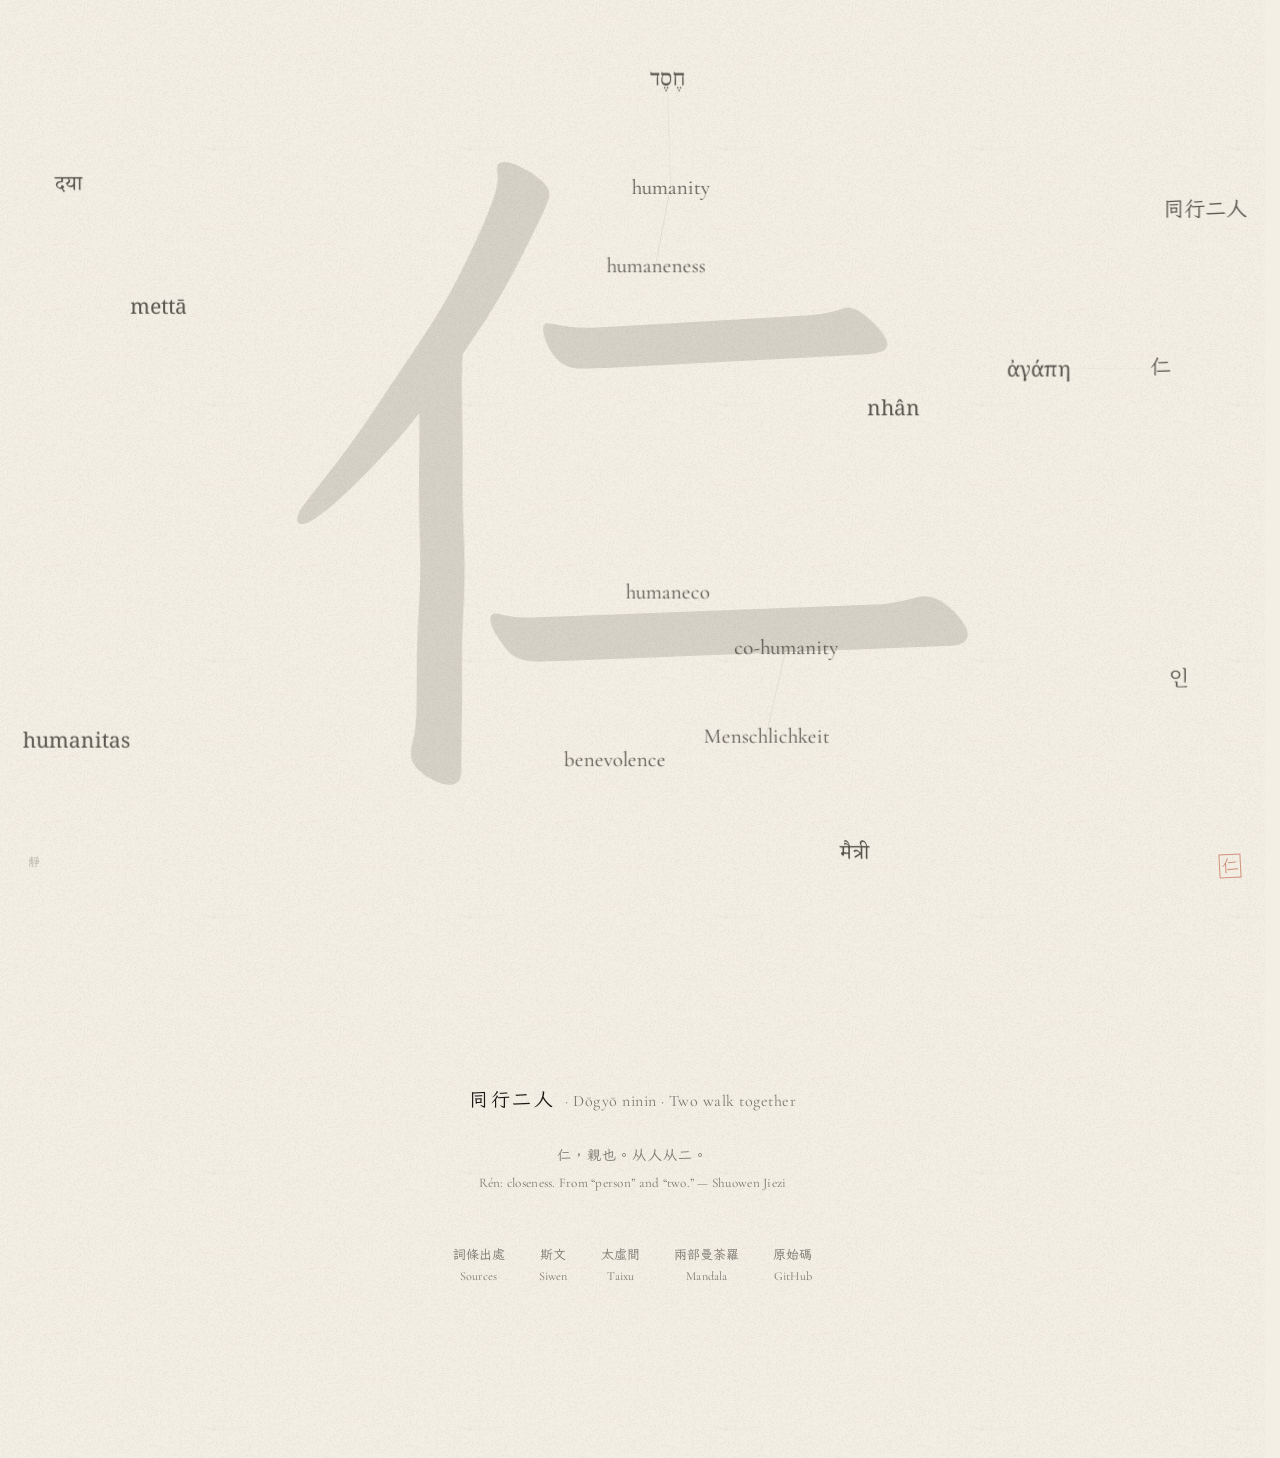
<file: index.html>
<!doctype html>
<html lang="zh-Hant">
<head>
  <meta charset="utf-8">
  <meta name="viewport" content="width=device-width, initial-scale=1, viewport-fit=cover">
  <title>仁 · 二人 — oneness.ren</title>
  <meta name="description" content="仁在兩人之間。同行二人，諸語相遇，各自保有其聲。Rén lives between two. Many languages, each with its own voice. Two walk together.">
  <meta name="theme-color" content="#f4efe4" media="(prefers-color-scheme: light)">
  <meta name="theme-color" content="#0e0d0b" media="(prefers-color-scheme: dark)">
  <link rel="canonical" href="https://oneness.ren/">
  <meta property="og:type" content="website">
  <meta property="og:locale" content="zh_TW">
  <meta property="og:title" content="仁 · 二人 — oneness.ren">
  <meta property="og:description" content="仁在兩人之間。同行二人。Rén lives between two. Two walk together.">
  <meta property="og:url" content="https://oneness.ren/">
  <meta property="og:image" content="https://oneness.ren/assets/og.png">
  <meta property="og:image:width" content="1200">
  <meta property="og:image:height" content="630">
  <meta property="og:image:alt" content="沉在紙下的仁 · Rén beneath the paper">
  <meta name="twitter:card" content="summary_large_image">
  <meta name="twitter:title" content="仁 · 二人 — oneness.ren">
  <meta name="twitter:description" content="仁在兩人之間。同行二人。Rén lives between two. Two walk together.">
  <meta name="twitter:image" content="https://oneness.ren/assets/og.png">
  <link rel="icon" href="data:image/svg+xml,%3Csvg xmlns='http://www.w3.org/2000/svg' viewBox='0 0 48 48'%3E%3Crect x='2' y='2' width='44' height='44' rx='1' fill='%23b8472a'/%3E%3Ctext x='24' y='35' text-anchor='middle' font-size='35' font-family='serif' fill='%23f4efe4'%3E仁%3C/text%3E%3C/svg%3E">
  <link rel="preconnect" href="https://fonts.googleapis.com">
  <link rel="preconnect" href="https://fonts.gstatic.com" crossorigin>
  <link rel="stylesheet" href="css/style.css">
  <script type="module" src="js/main.js"></script>
</head>
<body data-page="home">
  <section class="sr-only entry-access" aria-label="詞條 · Entries">
    <h2>詞條 · <span lang="en">Entries</span></h2>
    <ul id="entry-list"></ul>
  </section>
  <main>
    <section id="water" class="water" aria-label="仁 · 二人">
      <h1 class="sr-only">仁 · 二人 <span lang="en">— Rén: two people</span></h1>
      <canvas class="depth" aria-hidden="true"></canvas>
      <canvas class="surface" aria-hidden="true"></canvas>
      <div class="floats" aria-hidden="true"></div>
      <button type="button" class="motion-toggle" aria-pressed="false" aria-label="靜 · still"><span aria-hidden="true">靜</span></button>
      <a class="seal" href="#below" aria-label="卷末 · below">仁</a>
      <noscript><p class="no-script">仁 · 二人</p></noscript>
    </section>
  </main>
  <footer id="below" class="below">
    <p class="below-line">同行二人 <span class="en" lang="en">· Dōgyō ninin · Two walk together</span></p>
    <p class="below-quote">仁，親也。从人从二。<span class="en" lang="en">Rén: closeness. From “person” and “two.” — Shuowen Jiezi</span></p>
    <nav class="below-links" aria-label="行履 · Paths">
      <a href="sources.html">詞條出處<span class="en" lang="en">Sources</span></a>
      <a href="https://siwen.ink/">斯文<span class="en" lang="en">Siwen</span></a>
      <a href="https://taixu.ink/">太虛間<span class="en" lang="en">Taixu</span></a>
      <a href="https://mandala.oneness.ren/">兩部曼荼羅<span class="en" lang="en">Mandala</span></a>
      <a href="https://github.com/Hosuke/oneness-ren">原始碼<span class="en" lang="en">GitHub</span></a>
    </nav>
  </footer>
</body>
</html>
</file>
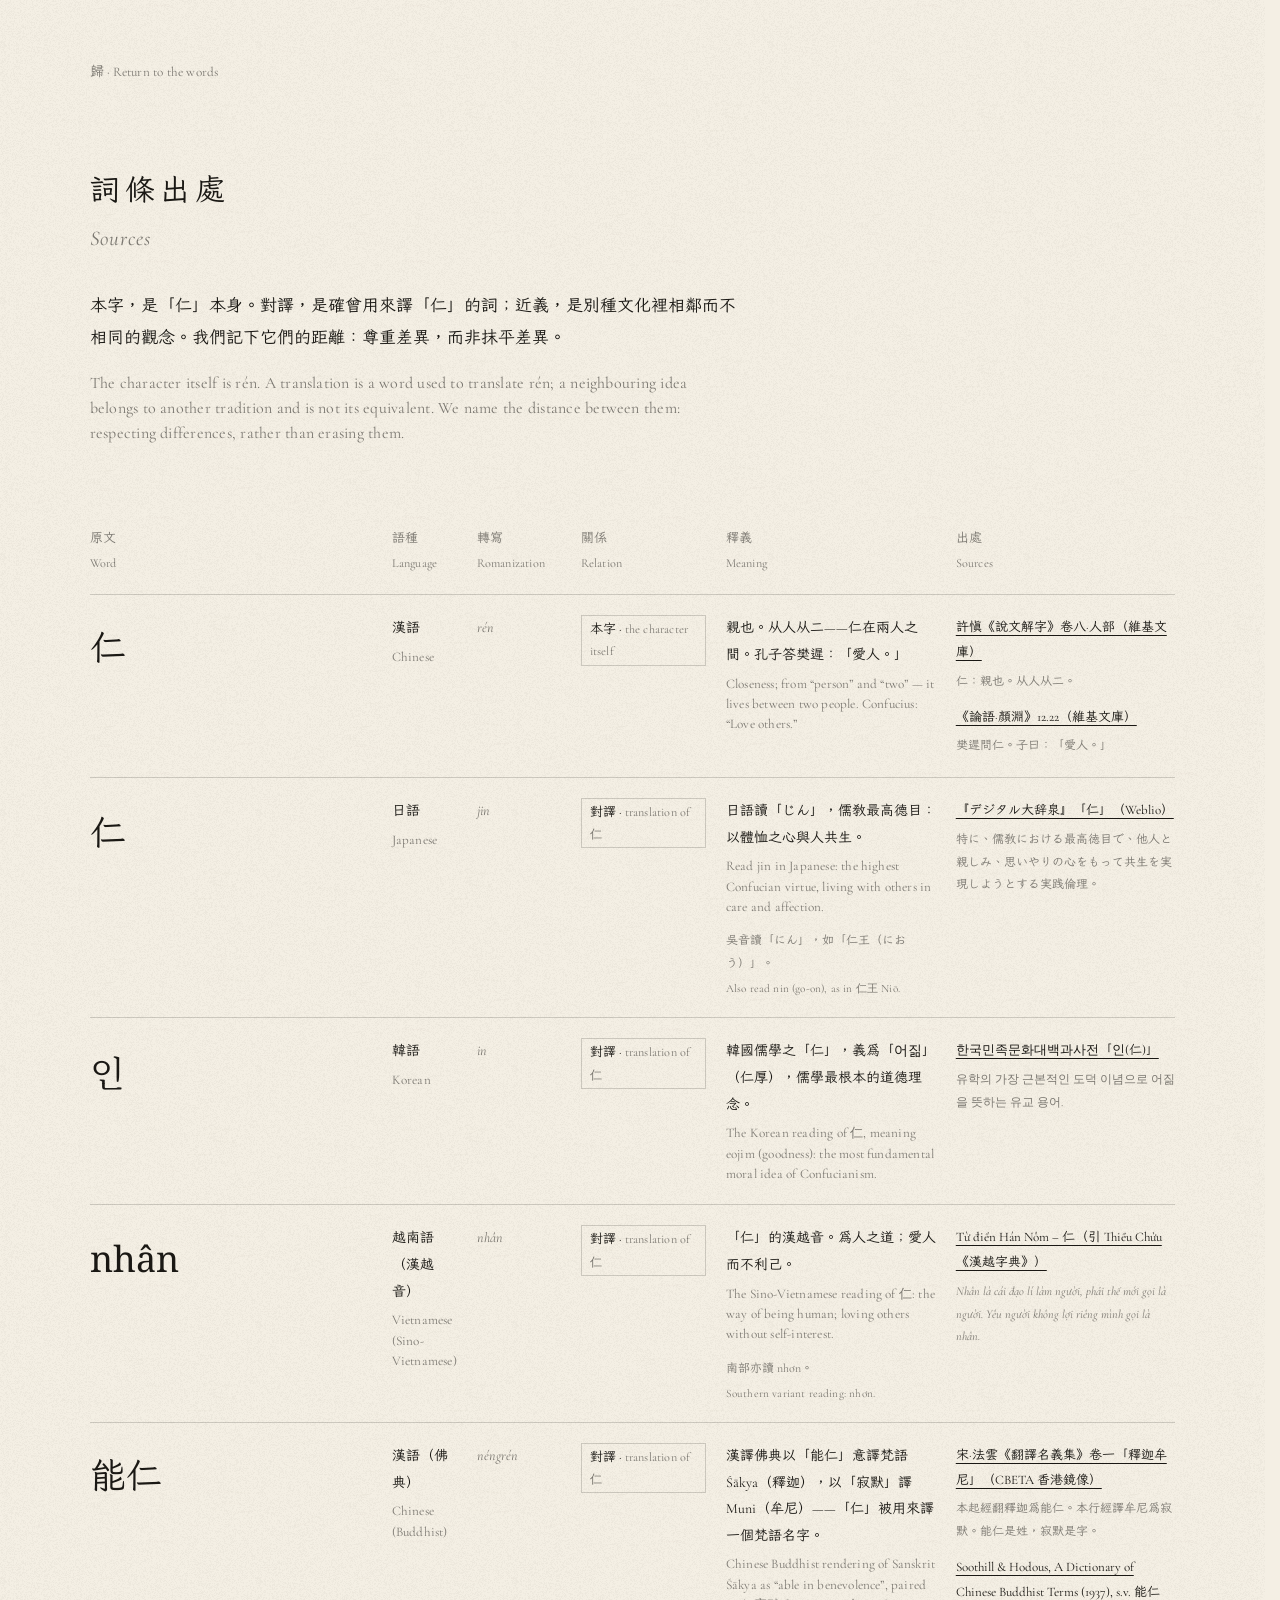
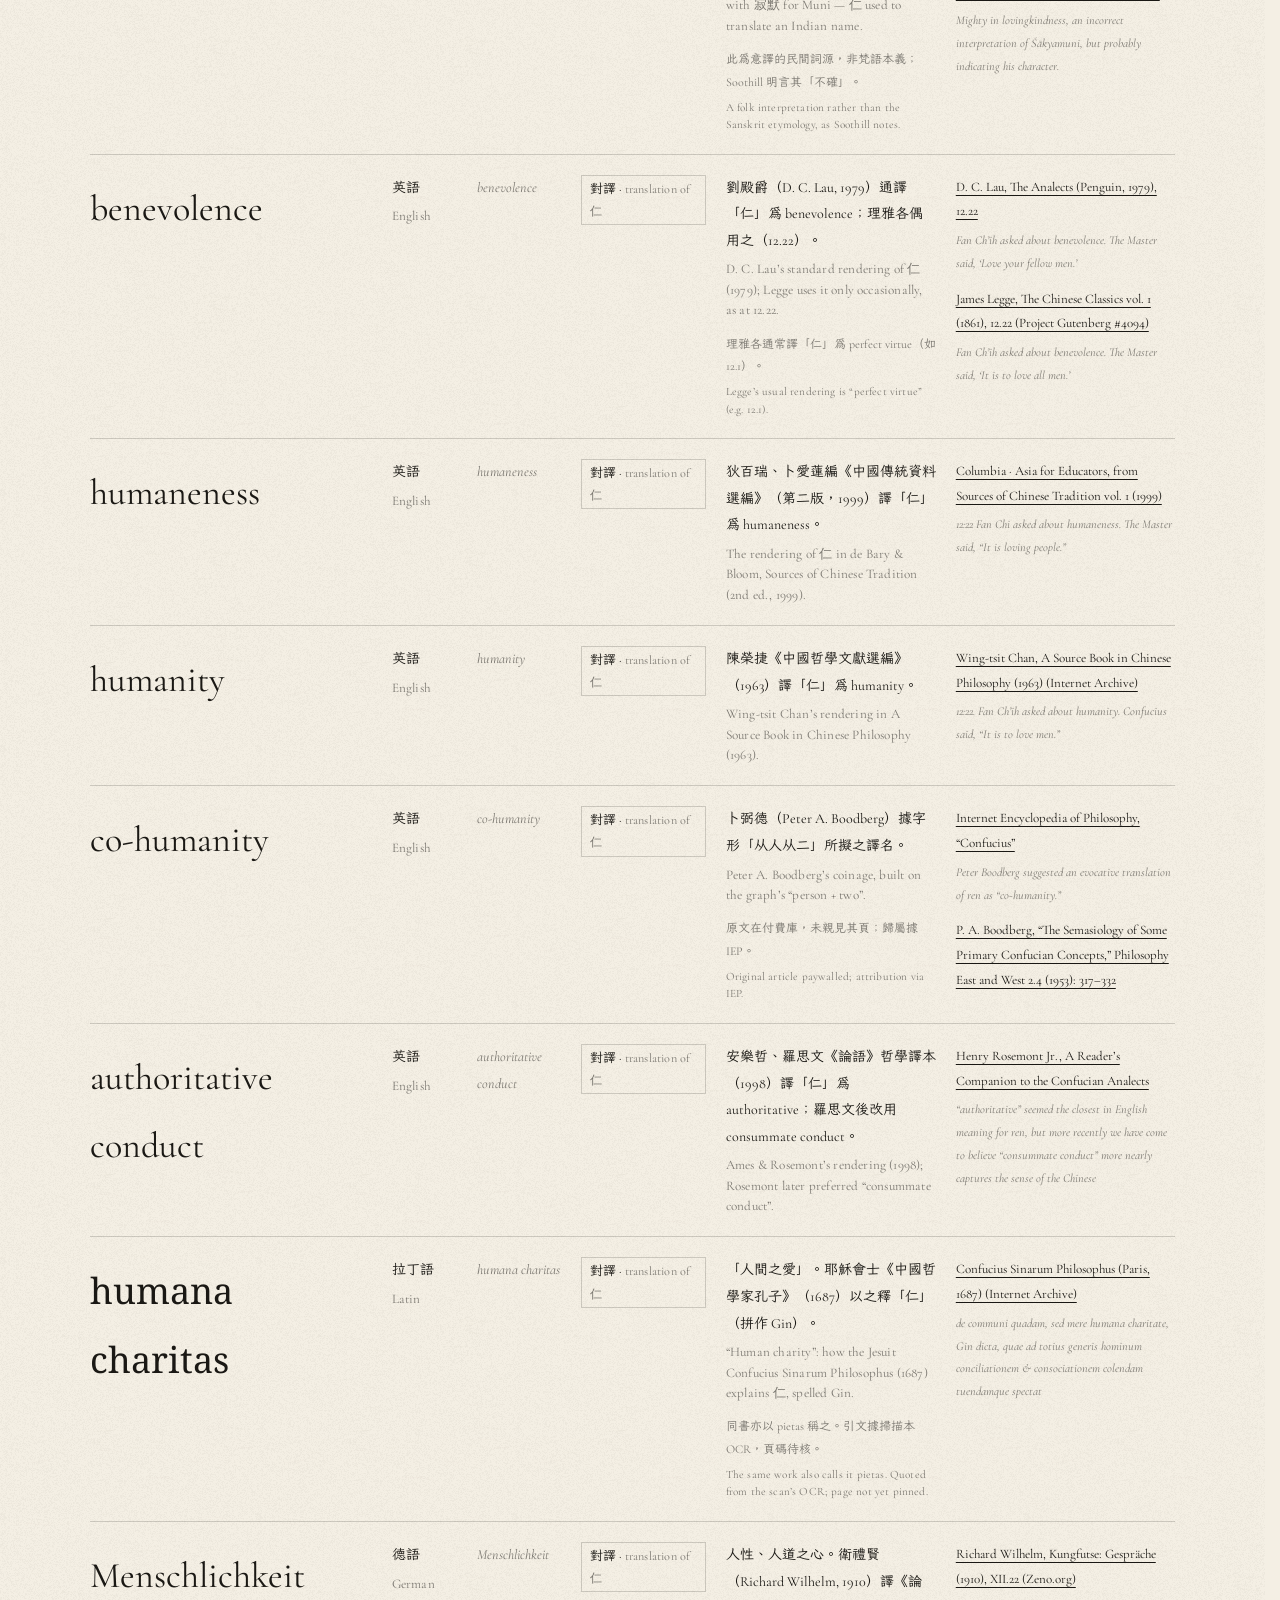
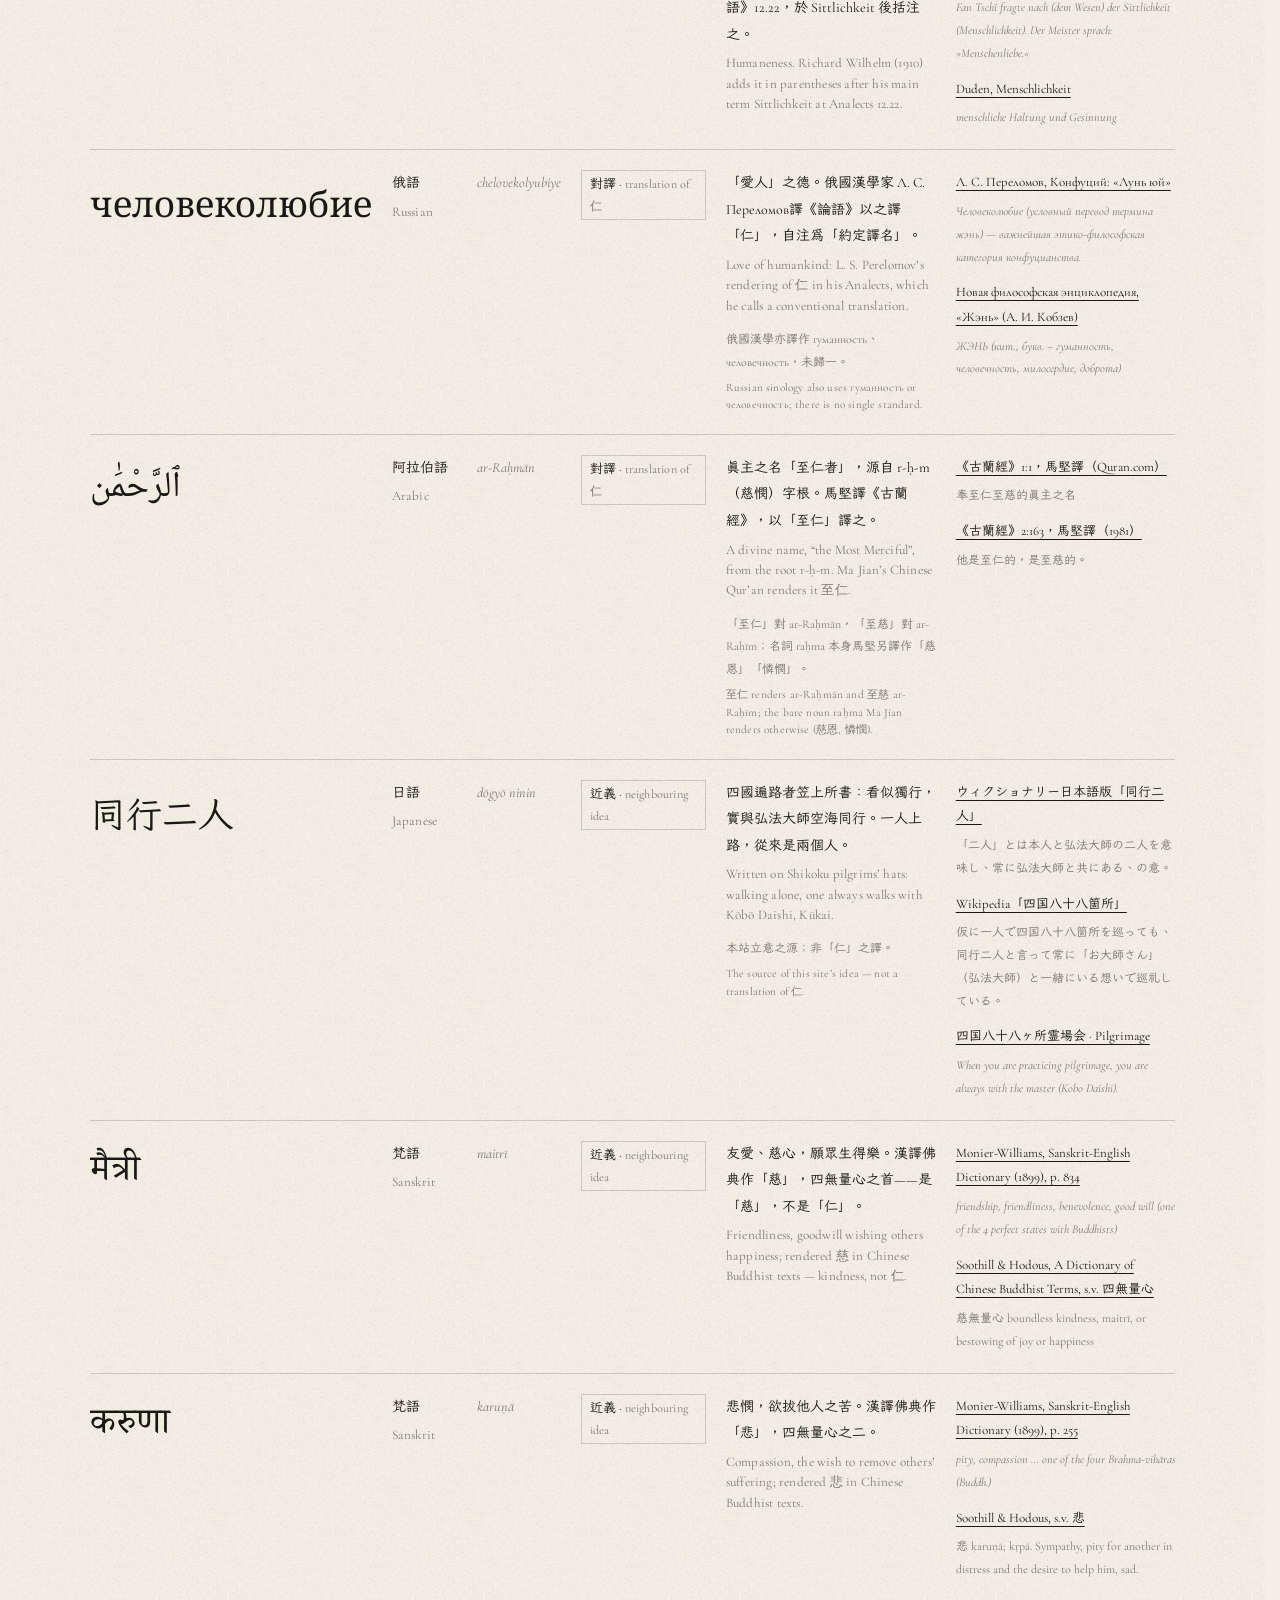
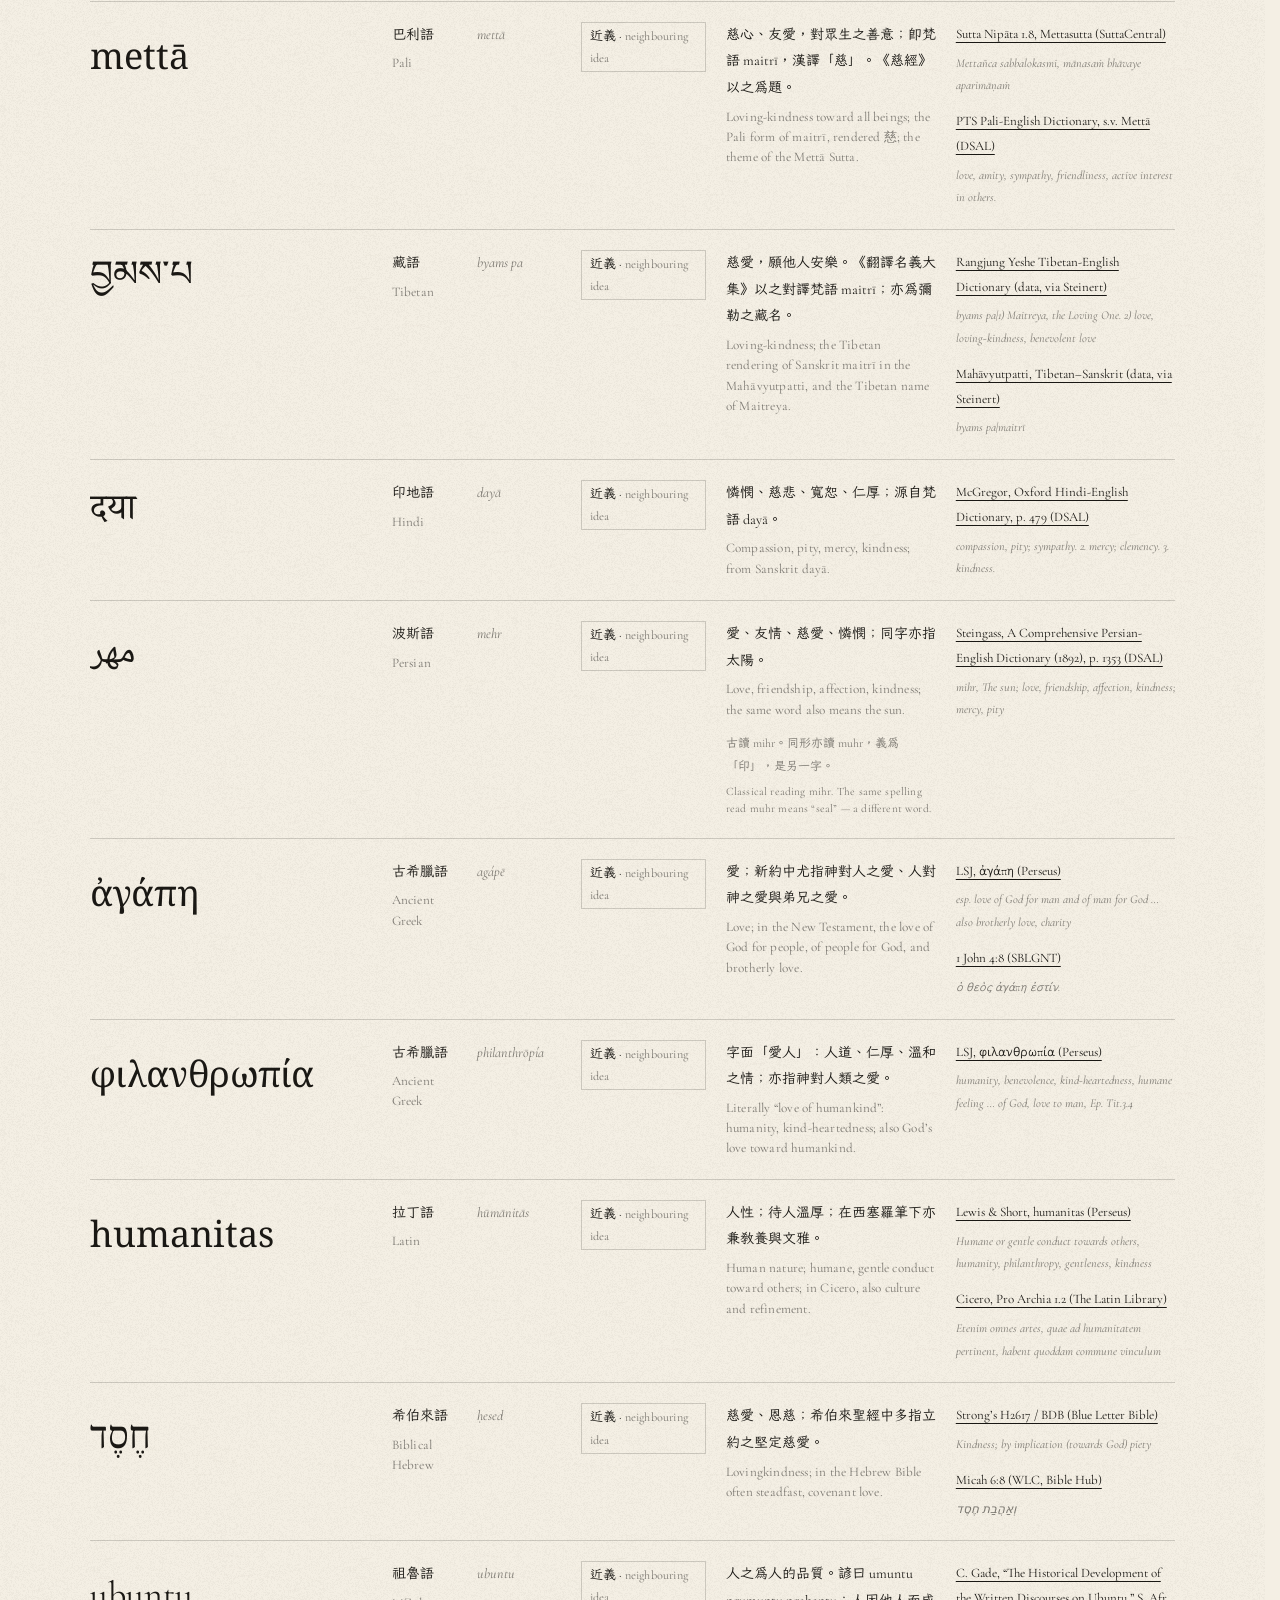
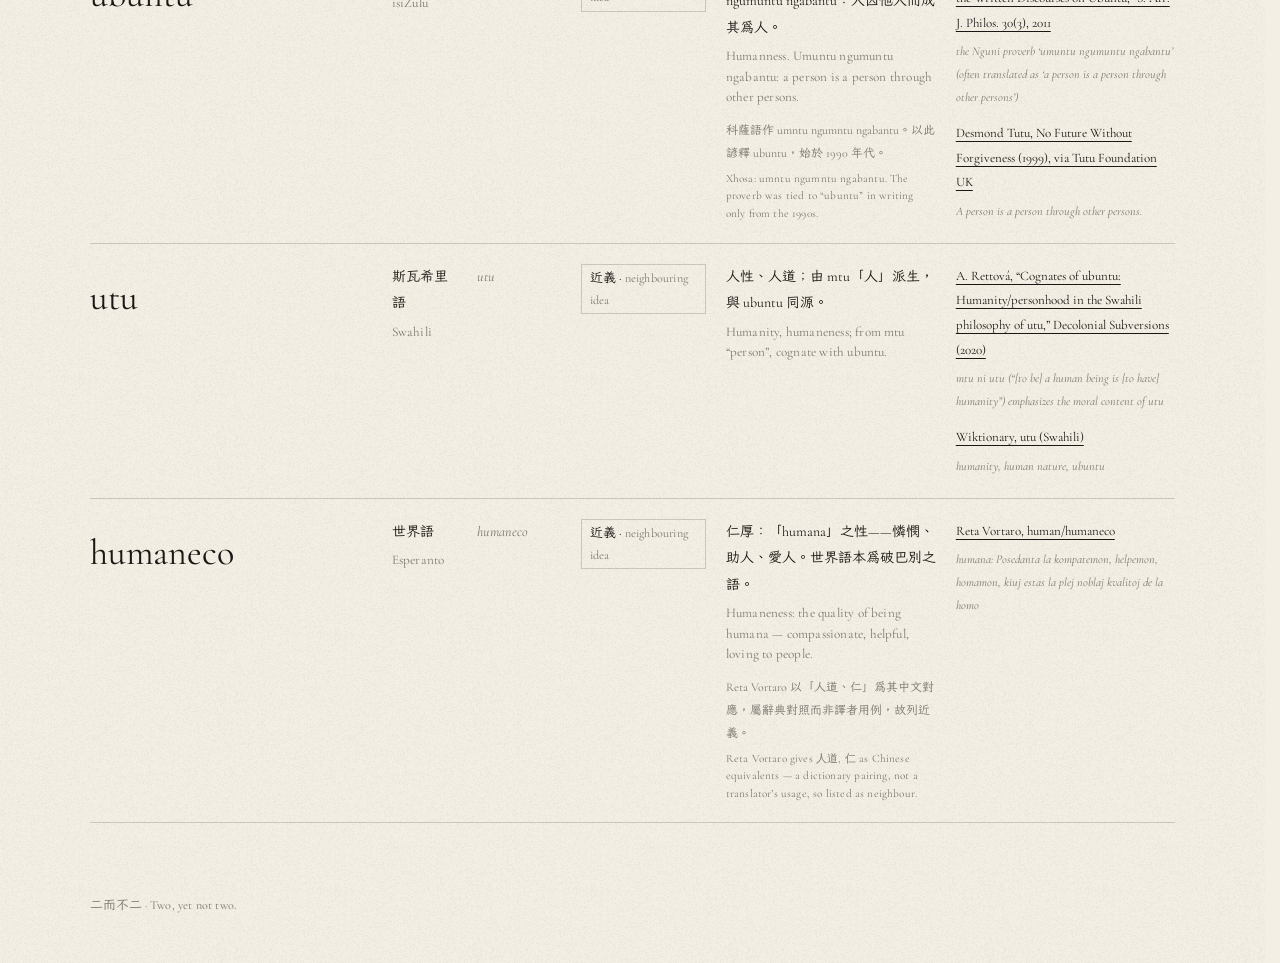
<file: sources.html>
<!doctype html>
<html lang="zh-Hant">
<head>
  <meta charset="utf-8">
  <meta name="viewport" content="width=device-width, initial-scale=1, viewport-fit=cover">
  <title>詞條出處 · Sources — oneness.ren</title>
  <meta name="description" content="每一詞條的出處，及它與仁的關係。Sources for each word and its relation to rén.">
  <meta name="theme-color" content="#f4efe4" media="(prefers-color-scheme: light)">
  <meta name="theme-color" content="#0e0d0b" media="(prefers-color-scheme: dark)">
  <link rel="canonical" href="https://oneness.ren/sources.html">
  <link rel="icon" href="data:image/svg+xml,%3Csvg xmlns='http://www.w3.org/2000/svg' viewBox='0 0 48 48'%3E%3Crect x='2' y='2' width='44' height='44' fill='%23b8472a'/%3E%3Ctext x='24' y='35' text-anchor='middle' font-size='35' font-family='serif' fill='%23f4efe4'%3E仁%3C/text%3E%3C/svg%3E">
  <link rel="preconnect" href="https://fonts.googleapis.com">
  <link rel="preconnect" href="https://fonts.gstatic.com" crossorigin>
  <link rel="stylesheet" href="css/style.css">
  <script type="module" src="js/main.js"></script>
</head>
<body data-page="sources">
  <main class="sources-page">
    <a class="back-link" href="index.html">歸 · <span class="en" lang="en">Return to the words</span></a>
    <header>
      <h1>詞條出處<span class="en" lang="en">Sources</span></h1>
      <p>本字，是「仁」本身。對譯，是確曾用來譯「仁」的詞；近義，是別種文化裡相鄰而不相同的觀念。我們記下它們的距離：尊重差異，而非抹平差異。</p>
      <p class="en" lang="en">The character itself is rén. A translation is a word used to translate rén; a neighbouring idea belongs to another tradition and is not its equivalent. We name the distance between them: respecting differences, rather than erasing them.</p>
    </header>
    <noscript><p>詞條表須啟用 JavaScript，方可從資料檔載入。<span class="en" lang="en">Enable JavaScript to load the source table from the entry data.</span></p></noscript>
    <div class="source-table-wrap" role="region" aria-label="出處表 · Source table" tabindex="0">
      <table class="source-table">
        <caption class="sr-only">已核詞條與出處 · Verified entries and sources</caption>
        <thead><tr>
          <th scope="col">原文<span class="en" lang="en">Word</span></th>
          <th scope="col">語種<span class="en" lang="en">Language</span></th>
          <th scope="col">轉寫<span class="en" lang="en">Romanization</span></th>
          <th scope="col">關係<span class="en" lang="en">Relation</span></th>
          <th scope="col">釋義<span class="en" lang="en">Meaning</span></th>
          <th scope="col">出處<span class="en" lang="en">Sources</span></th>
        </tr></thead>
        <tbody id="sources-body"></tbody>
      </table>
    </div>
    <footer class="sources-footer">二而不二 <span class="en" lang="en">· Two, yet not two.</span></footer>
  </main>
</body>
</html>
</file>
<file: css/style.css>
:root {
  color-scheme: light dark;
  --paper: #f4efe4;
  --ink: #1a1814;
  --ink-soft: rgba(26,24,20,.55);
  --vermilion: #b8472a;
  --stone-ink: var(--ink);
  --hairline: rgba(26,24,20,.18);
  --zh-font: 'LXGW WenKai TC', 'Kaiti TC', 'STKaiti', 'KaiTi', serif;
  --latin-font: 'Cormorant Garamond', 'Noto Serif', Georgia, serif;
}
@media (prefers-color-scheme: dark) {
  :root {
    --paper: #0e0d0b;
    --ink: #e9e2cf;
    --ink-soft: rgba(233,226,207,.55);
    --stone-ink: rgba(216,179,106,1);
    --hairline: rgba(233,226,207,.2);
  }
}
* { box-sizing: border-box; }
html { background: var(--paper); scrollbar-gutter: stable; }
body { margin: 0; background: var(--paper); color: var(--ink); font: 17px/1.9 'Cormorant Garamond', 'LXGW WenKai TC', 'Noto Serif', 'Kaiti TC', serif; }
button, a { -webkit-tap-highlight-color: transparent; }
button { font: inherit; color: inherit; }
button, a { touch-action: manipulation; }
button { cursor: pointer; }
a { color: inherit; text-decoration-thickness: .5px; text-underline-offset: .3em; }
a:hover { text-decoration-thickness: 1px; }
:focus-visible { outline: 1px solid var(--ink-soft); outline-offset: 6px; }
p { margin: 0 0 1em; }
h1, h2 { font-weight: 400; }
.en, :lang(en) { font-family: var(--latin-font); }
.en { color: var(--ink-soft); font-size: .94em; line-height: 1.55; letter-spacing: .015em; }
.roman { font-family: var(--latin-font); font-style: italic; color: var(--ink-soft); }
:lang(hi), :lang(sa), :lang(mr), :lang(ne) { font-family: 'Noto Serif Devanagari', 'Kohinoor Devanagari', serif; }
:lang(bo), :lang(dz) { font-family: 'Noto Serif Tibetan', 'Kailasa', serif; }
:lang(ar), :lang(fa), :lang(ur) { font-family: 'Noto Naskh Arabic', 'Geeza Pro', serif; }
:lang(he), :lang(yi) { font-family: 'Noto Serif Hebrew', 'New Peninim MT', serif; }
:lang(el), :lang(grc), :lang(ru), :lang(uk), :lang(bg), :lang(sr), :lang(vi), :lang(pi), :lang(la) { font-family: 'Noto Serif', Georgia, serif; }
:lang(ko) { font-family: 'Noto Serif KR', 'AppleMyungjo', serif; }
:lang(ja) { font-family: var(--zh-font), 'Hiragino Mincho ProN', serif; }
[hidden] { display: none !important; }
.sr-only { position: absolute; width: 1px; height: 1px; padding: 0; margin: -1px; overflow: hidden; clip-path: inset(50%); white-space: nowrap; border: 0; }
.entry-access:focus-within { position: fixed; inset: 20px auto auto 20px; z-index: 20; width: min(420px, calc(100vw - 40px)); height: auto; max-height: 70vh; padding: 16px 24px; margin: 0; overflow: auto; clip-path: none; white-space: normal; background: var(--paper); border: 1px solid var(--ink-soft); }
.entry-access h2 { margin: 0 0 12px; font-size: 18px; }
.entry-access ul { margin: 0; padding: 0; list-style: none; }
.entry-access button { display: block; width: 100%; padding: 10px 0; background: none; text-align: start; border: 0; font-size: 15px; }
.skip-link { position: fixed; left: 24px; top: -120px; z-index: 25; padding: 12px 20px; background: var(--paper); border: 1px solid var(--ink-soft); }
.skip-link:focus { top: 20px; }
.float-scene { position: relative; isolation: isolate; overflow: hidden; }
.hero { height: 100vh; height: 100svh; }
.stone, .stone-glow { position: absolute; top: 47%; left: 50%; width: min(80vh, 94vw); width: min(80svh, 94vw); height: min(80vh, 94vw); height: min(80svh, 94vw); transform: translate(-50%, -50%); pointer-events: none; }
.stone { opacity: 0; fill: var(--stone-ink); }
.stone text { font-family: var(--zh-font); font-size: 1000px; }
.stone-glow { opacity: 0; fill: none; stroke: var(--vermilion); stroke-width: 1px; }
.threads, .floats { position: absolute; inset: 0; width: 100%; height: 100%; }
.threads { pointer-events: none; }
.w { position: absolute; inset: 0 auto auto 0; display: block; width: max-content; line-height: 1.25; cursor: pointer; user-select: text; touch-action: pan-y; transform-origin: center; will-change: transform; }
.w.is-frozen { z-index: 2; }
.scene-caption { position: absolute; z-index: 3; }
.hero-caption { left: max(6.5vw, 28px); bottom: max(7vh, 38px); pointer-events: none; }
.hero-caption h1 { margin: 0; font-size: 23px; letter-spacing: .2em; }
.hero-caption > .en { margin: 3px 0 17px; font-size: 19px; font-style: italic; }
.scene-hint { margin: 0; font-size: 13px; color: var(--ink-soft); letter-spacing: .06em; }
.scene-hint .en { font-size: .94em; letter-spacing: .015em; }
.motion-toggle { pointer-events: auto; margin: 10px 0 0 -8px; padding: 6px 8px; border: 0; background: none; font-size: 12px; color: var(--ink-soft); letter-spacing: .08em; }
.motion-toggle .en { font-size: .94em; }
.motion-toggle:hover, .motion-toggle[aria-pressed="true"] { color: var(--ink); }
.no-script { position: absolute; left: 6vw; top: 10vh; max-width: 350px; font-size: 14px; }
.no-script span { display: block; color: var(--ink-soft); }
.chapter { width: min(1220px, 100%); margin: auto; padding: 110px 54px; min-height: 112vh; display: grid; grid-template-columns: minmax(0, 1.08fr) minmax(0, 1fr); align-items: center; gap: 80px; }
.chapter-visual { position: relative; aspect-ratio: 1; min-width: 0; overflow: hidden; }
.chapter-svg { display: block; width: 100%; height: 100%; color: var(--ink); }
.ren-components { opacity: .78; }
.chapter-copy { max-width: 465px; }
.chapter-number { margin: 0 0 15px; font-size: 13px; color: var(--ink-soft); }
.chapter h2 { margin: 0 0 36px; font-size: 27px; letter-spacing: .2em; line-height: 1.65; }
.chapter h2 .en { display: block; margin-top: 4px; font-size: 19px; letter-spacing: .03em; font-style: italic; }
.chapter-copy > p { margin-bottom: 17px; }
.chapter-copy > p.en { margin-top: -5px; margin-bottom: 26px; }
blockquote { margin: 0 0 30px; }
blockquote p { margin: 0 0 4px; }
blockquote cite { display: block; margin: 0 0 10px; color: var(--ink-soft); font-size: 13px; font-style: normal; }
blockquote .en { font-size: 16px; }
.chapter-thought { margin-top: 36px; }
.chapter-thought .en { display: block; margin-top: 10px; }
.chapter-reference { color: var(--ink-soft); font-size: 12px; }
.chapter-reference :lang(en) { font-size: .94em; }
.closing { height: 68vh; height: 68svh; }
.closing .stone, .closing .stone-glow { top: 38%; width: min(48vh, 80vw); height: min(48vh, 80vw); }
.closing-caption { bottom: max(38px, env(safe-area-inset-bottom)); left: 8%; right: 8%; text-align: center; }
.closing-line { font-size: 19px; letter-spacing: .12em; }
.closing-line .en { font-size: 17px; letter-spacing: .03em; }
.seal { display: block; width: 31px; height: 33px; margin: 20px auto 30px; border: 1px solid var(--vermilion); color: var(--vermilion); font-size: 24px; line-height: 29px; transform: rotate(-3deg); }
.footer-links { display: flex; justify-content: center; align-items: flex-start; gap: 36px; }
.footer-links a { font-size: 13px; text-decoration: none; color: var(--ink-soft); }
.footer-links a:hover { text-decoration: underline; }
.footer-links .en { display: block; font-size: .94em; }
.card-layer { position: fixed; inset: 0; z-index: 50; }
.card-backdrop { position: absolute; inset: 0; background: transparent; }
.word-card { position: absolute; width: 355px; max-height: calc(100vh - 40px); overflow-y: auto; overscroll-behavior: contain; padding: 32px; background: var(--paper); border: 1px solid var(--ink-soft); opacity: 0; transform: translateY(6px); transition: opacity .3s ease, transform .3s ease; scrollbar-width: thin; }
.is-open .word-card { opacity: 1; transform: translateY(0); }
.card-close { display: block; margin: -14px -12px 0 auto; border: 0; padding: 9px 12px; background: none; font-size: 13px; color: var(--ink-soft); }
.card-close .en { font-size: .94em; }
.card-word { margin: 0; font-size: 58px; line-height: 1.3; overflow-wrap: anywhere; }
.card-content > .roman { margin: 0 0 16px; font-size: 22px; }
.card-language { font-size: 13px; margin-bottom: 18px; }
.card-language .en { display: inline; margin-left: 10px; font-size: .94em; }
.card-gloss .en, .card-note .en { display: block; margin-top: 7px; }
.card-gloss { font-size: 16px; }
.relation-tag { display: inline-block; margin: 19px 0 6px; border: 1px solid var(--hairline); padding: 2px 8px; font-size: 13px; line-height: 1.7; }
.relation-tag .en { display: inline; font-size: .94em; }
.card-note { color: var(--ink-soft); font-size: 12px; margin-top: 12px; }
.source-heading { margin-top: 22px; font-size: 13px; }
.source-heading .en { display: inline; margin-left: 8px; font-size: .94em; }
.source-list { list-style: none; margin: 9px 0 0; padding: 0; font-size: 13px; }
.source-list li + li { margin-top: 12px; }
.source-quote { display: block; margin: 5px 0 0; font-size: 12px; font-style: italic; color: var(--ink-soft); }
.source-quote::before, .source-quote::after { content: ''; }
.source-quote.q-cjk { font-style: normal; }
.drawer-handle { display: none; }
.sources-page { max-width: 1380px; margin: auto; padding: 55px 7vw 45px; }
.back-link { font-size: 14px; text-decoration: none; color: var(--ink-soft); }
.sources-page header { max-width: 650px; margin: 75px 0 60px; }
.sources-page h1 { margin: 0 0 34px; font-size: 30px; letter-spacing: .17em; }
.sources-page h1 .en { display: block; margin-top: 4px; font-size: 21px; font-style: italic; letter-spacing: .04em; }
.source-table-wrap { width: 100%; overflow-x: auto; }
.source-table { width: 100%; min-width: 920px; border-collapse: collapse; text-align: start; }
.source-table th, .source-table td { padding: 20px 20px 20px 0; vertical-align: top; border-bottom: 1px solid var(--hairline); font-size: 14px; font-weight: 400; }
.source-table th { font-size: 13px; white-space: nowrap; color: var(--ink-soft); text-align: start; }
.source-table .en { display: block; margin-top: 5px; }
.source-table .table-word { font-size: 36px; }
.source-table .relation-tag { margin: 0; min-width: 125px; }
.source-table .relation-tag .en { display: inline; }
.source-table .source-list { margin-top: 0; min-width: 220px; }
.source-table td:nth-child(5) { min-width: 230px; max-width: 290px; }
.sources-footer { margin-top: 70px; color: var(--ink-soft); font-size: 13px; }
@media (max-width: 900px) and (min-width: 720px) {
  .chapter { gap: 35px; padding-inline: 34px; }
}
@media (max-width: 719px) {
  html { scrollbar-gutter: auto; }
  body { font-size: 16px; }
  .hero-caption { left: 28px; right: 24px; bottom: max(46px, env(safe-area-inset-bottom)); }
  .hero-caption h1 { font-size: 21px; }
  .scene-hint { max-width: 270px; font-size: 13px; }
  .scene-hint .en { display: block; margin-top: 3px; font-size: .94em; }
  .stone, .stone-glow { top: 43%; }
  .chapter { min-height: 0; padding: 76px 28px 65px; display: flex; flex-direction: column; gap: 28px; }
  .chapter-visual { width: 100%; max-width: 420px; }
  .chapter-copy { width: 100%; max-width: 460px; }
  .chapter h2 { margin-bottom: 28px; font-size: 24px; }
  .chapter h2 .en { font-size: 18px; }
  .chapter-number { margin-bottom: 10px; }
  .chapter-thought { margin-top: 30px; }
  .closing-caption { left: 25px; right: 25px; bottom: 32px; }
  .closing-line { font-size: 18px; }
  .closing-line .en { display: block; margin-top: 5px; font-size: 16px; }
  .footer-links { flex-wrap: wrap; gap: 20px 27px; }
  .footer-links a:first-child { flex-basis: 100%; }
  .seal { margin: 19px auto 25px; }
  .word-card { width: 100%; inset: auto 0 0; max-height: 70vh; max-height: 70svh; padding: 18px 28px calc(26px + env(safe-area-inset-bottom)); border-width: 1px 0 0; transform: translateY(100%); }
  .card-backdrop { background: var(--paper); opacity: .42; }
  .drawer-handle { display: block; width: 32px; height: 2px; margin: -5px auto 14px; background: var(--ink-soft); touch-action: none; }
  .card-word { font-size: 52px; }
  .card-close { margin-top: -15px; }
  .sources-page { padding: 35px 26px; }
  .sources-page header { margin-top: 55px; }
}
@media (prefers-reduced-motion: reduce) {
  *, *::before, *::after { scroll-behavior: auto !important; transition: none !important; animation: none !important; }
  .w { will-change: auto; }
}

/* ── 水面 · the one screen ─────────────────────────── */
.water { position: relative; height: 100vh; height: 100svh; overflow: hidden; isolation: isolate; cursor: default; }
.water .depth, .water .surface, .water .floats { position: absolute; inset: 0; width: 100%; height: 100%; }
.water .depth, .water .surface { pointer-events: none; }
.water .w { opacity: 0; }
.water .word-ink { display: block; transform-origin: center; transition: transform .8s cubic-bezier(.2,.7,.2,1); }
.water .w.is-frozen .word-ink { transform: scale(1.3); }
.water .motion-toggle { position: absolute; left: max(18px, env(safe-area-inset-left)); bottom: max(16px, env(safe-area-inset-bottom)); margin: 0; padding: 10px; z-index: 3; font-family: var(--zh-font); font-size: 12px; color: var(--ink-soft); opacity: .45; transition: opacity .6s ease; }
.water .motion-toggle:hover, .water .motion-toggle:focus-visible, .water .motion-toggle[aria-pressed="true"] { opacity: .9; }
.water .seal { position: absolute; right: max(24px, env(safe-area-inset-right)); bottom: max(22px, env(safe-area-inset-bottom)); z-index: 3; margin: 0; width: 22px; height: 24px; font-family: var(--zh-font); font-size: 17px; line-height: 21px; text-align: center; text-decoration: none; opacity: .55; transition: opacity .6s ease; }
.water .seal:hover, .water .seal:focus-visible { opacity: 1; }
.below { min-height: 62vh; display: flex; flex-direction: column; align-items: center; justify-content: center; gap: 6px; padding: 80px 28px 70px; text-align: center; }
.below-line { font-family: var(--zh-font); font-size: 19px; letter-spacing: .14em; }
.below-line .en { font-size: 16px; letter-spacing: .03em; }
.below-quote { margin-bottom: 44px; font-family: var(--zh-font); font-size: 14px; color: var(--ink-soft); letter-spacing: .08em; }
.below-quote .en { display: block; margin-top: 4px; letter-spacing: .02em; }
.below-links { display: flex; flex-wrap: wrap; justify-content: center; gap: 18px 34px; }
.below-links a { font-family: var(--zh-font); font-size: 13px; text-decoration: none; color: var(--ink-soft); }
.below-links a:hover { color: var(--ink); }
.below-links .en { display: block; font-size: .94em; }

.is-still .water .word-ink { transition: none; }
.is-still .w { will-change: auto; }
</file>
